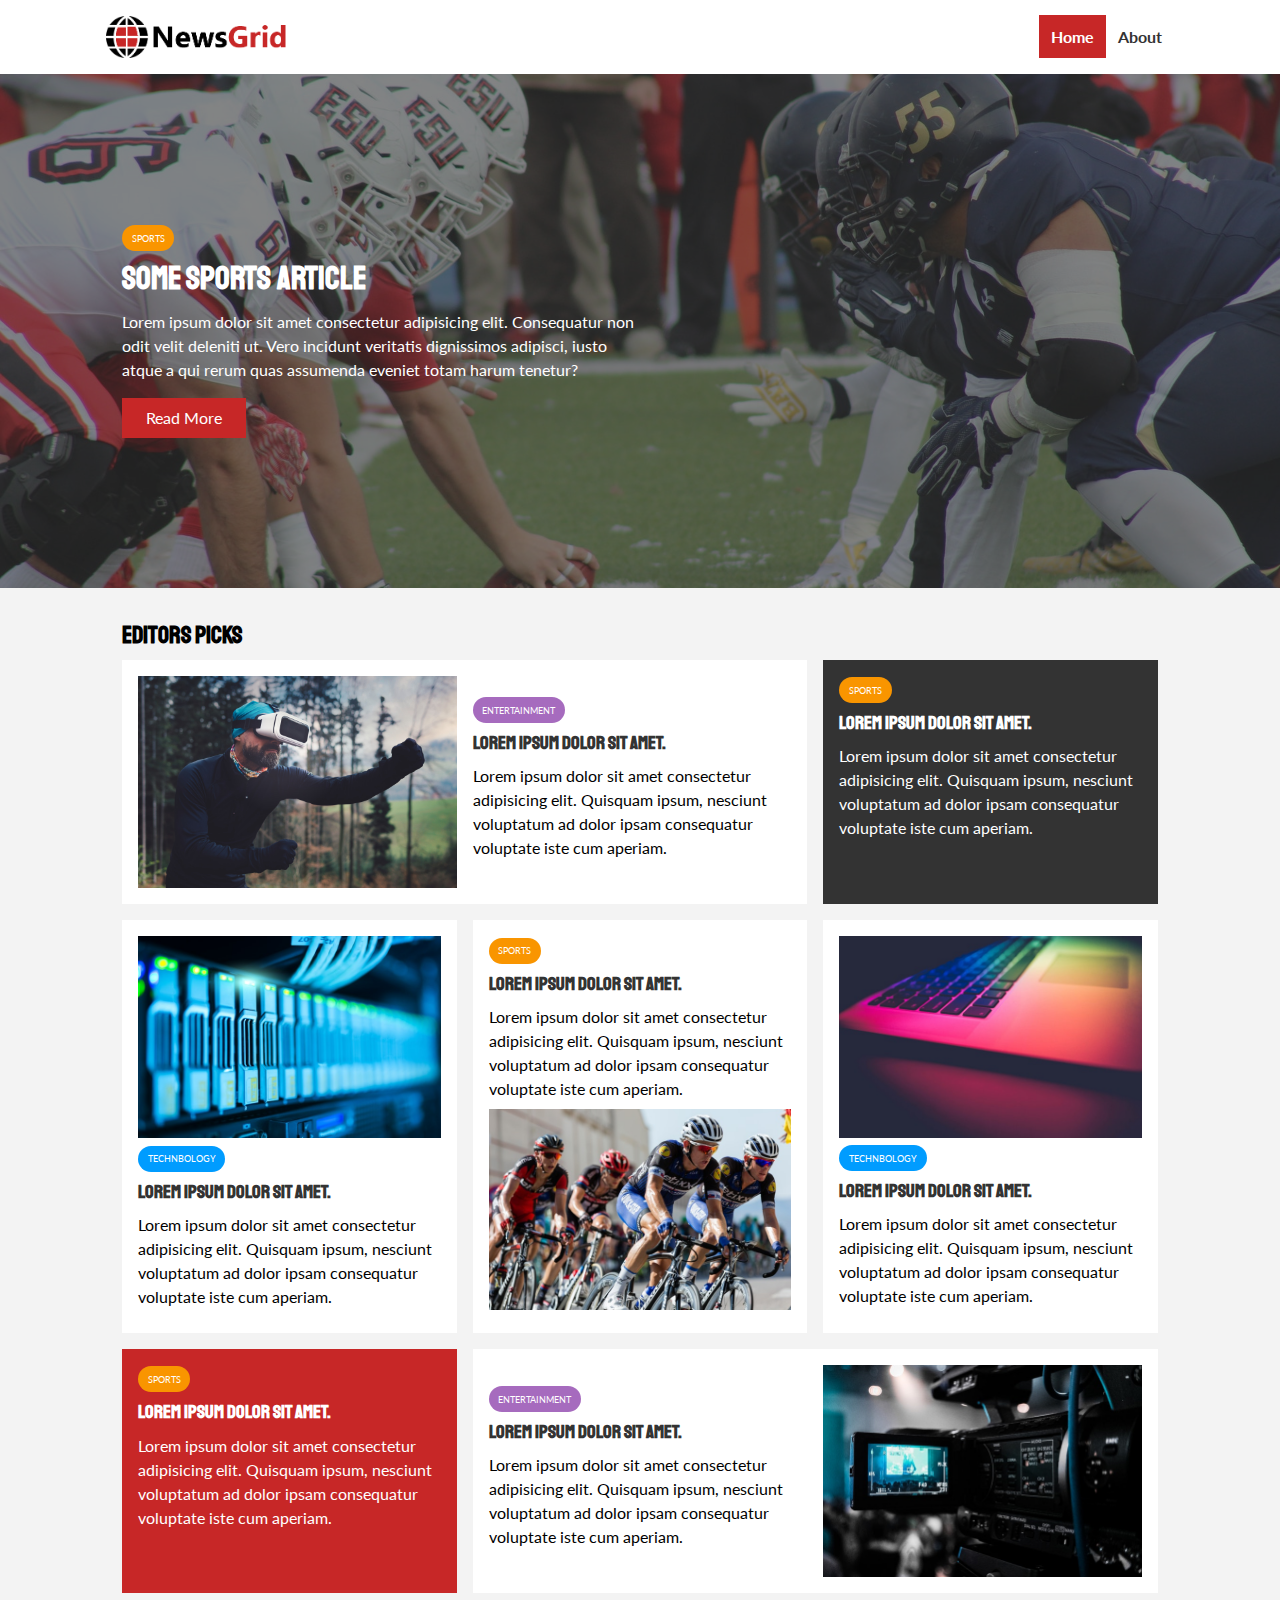
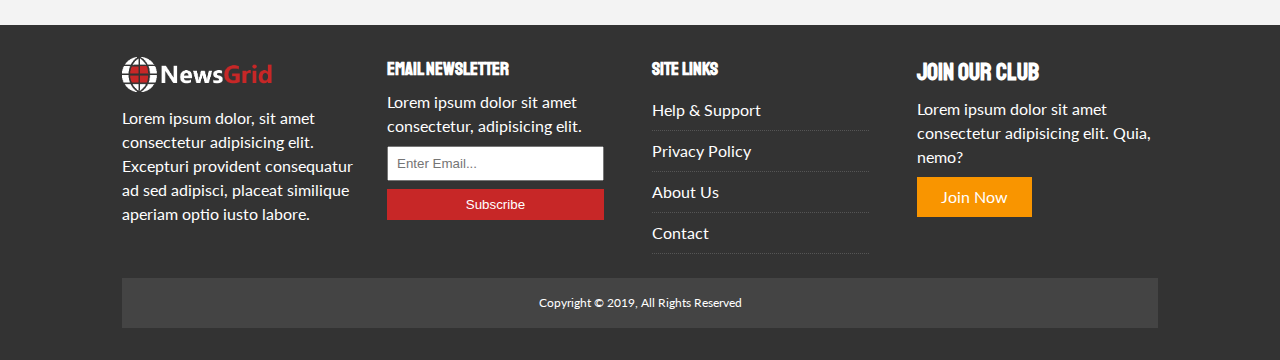
<file: index.html>
<!DOCTYPE html>
<html lang="en">
  <head>
    <meta charset="UTF-8" />
    <meta name="viewport" content="width=device-width, initial-scale=1.0" />
    <link
      rel="stylesheet"
      href="https://use.fontawesome.com/releases/v5.6.3/css/all.css"
      integrity="sha384-UHRtZLI+pbxtHCWp1t77Bi1L4ZtiqrqD80Kn4Z8NTSRyMA2Fd33n5dQ8lWUE00s/"
      crossorigin="anonymous"
    />
    <link
      href="https://fonts.googleapis.com/css?family=Lato|Staatliches"
      rel="stylesheet"
    />
    <link rel="stylesheet" href="css/style.css" />
    <link
      rel="stylesheet"
      media="screen and (max-width:768px)"
      href="css/mobile.css"
    />
    <link rel="shortcut icon" type="image/x-icon" href="favicon.ico" />
    <title>NewsGrid | Latest News</title>
    <style></style>
  </head>
  <body>
    <nav id="main-nav">
      <div class="container">
        <img src="img/logo.png" alt="NewsGrid" class="logo" />
        <div class="social">
          <a href="http://facebook.com" target="_blank"
            ><i class="fab fa-facebook fa-2x"></i
          ></a>
          <a href="http://twitter.com" target="_blank"
            ><i class="fab fa-twitter fa-2x"></i
          ></a>
          <a href="http://instagram.com" target="_blank"
            ><i class="fab fa-instagram fa-2x"></i
          ></a>
          <a href="http://youtube.com" target="_blank"
            ><i class="fab fa-youtube fa-2x"></i
          ></a>
        </div>
        <ul>
          <li><a class="current" href="index.html">Home</a></li>
          <li><a href="about.html">About</a></li>
        </ul>
      </div>
    </nav>
    <!-- Showcase -->
    <header id="showcase">
      <div class="container">
        <div class="showcase-container">
          <div class="showcase-content">
            <div class="category category-sports">Sports</div>
            <h1>Some Sports article</h1>
            <p>
              Lorem ipsum dolor sit amet consectetur adipisicing elit.
              Consequatur non odit velit deleniti ut. Vero incidunt veritatis
              dignissimos adipisci, iusto atque a qui rerum quas assumenda
              eveniet totam harum tenetur?
            </p>
            <a href="article.html" class="btn btn-primary">Read More</a>
          </div>
        </div>
      </div>
    </header>
    <!-- Home articles -->
    <section id="home-articles" class="py-2">
      <div class="container">
        <h2>Editors Picks</h2>
        <div class="articles-container">
          <article class="card">
            <img src="img/articles/ent1.jpg" alt="" />
            <div>
              <div class="category category-ent">Entertainment</div>
              <h3><a href="article.html">Lorem ipsum dolor sit amet.</a></h3>
              <p>
                Lorem ipsum dolor sit amet consectetur adipisicing elit.
                Quisquam ipsum, nesciunt voluptatum ad dolor ipsam consequatur
                voluptate iste cum aperiam.
              </p>
            </div>
          </article>
          <article class="card bg-dark">
            <div class="category category-sports">Sports</div>
            <h3><a href="article.html">Lorem ipsum dolor sit amet.</a></h3>
            <p>
              Lorem ipsum dolor sit amet consectetur adipisicing elit. Quisquam
              ipsum, nesciunt voluptatum ad dolor ipsam consequatur voluptate
              iste cum aperiam.
            </p>
          </article>
          <article class="card">
            <img src="img/articles/tech1.jpg" alt="" />
            <div class="category category-tech">Technbology</div>
            <h3><a href="article.html">Lorem ipsum dolor sit amet.</a></h3>
            <p>
              Lorem ipsum dolor sit amet consectetur adipisicing elit. Quisquam
              ipsum, nesciunt voluptatum ad dolor ipsam consequatur voluptate
              iste cum aperiam.
            </p>
          </article>
          <article class="card">
            <div class="category category-sports">Sports</div>
            <h3><a href="article.html">Lorem ipsum dolor sit amet.</a></h3>
            <p>
              Lorem ipsum dolor sit amet consectetur adipisicing elit. Quisquam
              ipsum, nesciunt voluptatum ad dolor ipsam consequatur voluptate
              iste cum aperiam.
            </p>
            <img src="img/articles/sports1.jpg" alt="" />
          </article>
          <article class="card">
            <img src="img/articles/tech2.jpg" alt="" />
            <div class="category category-tech">Technbology</div>
            <h3><a href="article.html">Lorem ipsum dolor sit amet.</a></h3>
            <p>
              Lorem ipsum dolor sit amet consectetur adipisicing elit. Quisquam
              ipsum, nesciunt voluptatum ad dolor ipsam consequatur voluptate
              iste cum aperiam.
            </p>
          </article>
          </article>
          <article class="card bg-primary">
            <div class="category category-sports">Sports</div>
            <h3><a href="article.html">Lorem ipsum dolor sit amet.</a></h3>
            <p>
              Lorem ipsum dolor sit amet consectetur adipisicing elit. Quisquam
              ipsum, nesciunt voluptatum ad dolor ipsam consequatur voluptate
              iste cum aperiam.
            </p>
          </article>
          <article class="card">            
            <div>
              <div class="category category-ent">Entertainment</div>
              <h3><a href="article.html">Lorem ipsum dolor sit amet.</a></h3>
              <p>
                Lorem ipsum dolor sit amet consectetur adipisicing elit.
                Quisquam ipsum, nesciunt voluptatum ad dolor ipsam consequatur
                voluptate iste cum aperiam.
              </p>
            </div>
            <img src="img/articles/ent2.jpg" alt="" />
          </article>
        </div>
      </div>
    </section>
    <!-- Footer -->
    <footer id="main-footer" class="py-2">
      <div class="container footer-container">
        <div>
          <img src="img/logo_light.png" alt="NewsGrid">
          <p>Lorem ipsum dolor, sit amet consectetur adipisicing elit. Excepturi provident consequatur ad sed adipisci, placeat similique aperiam optio iusto labore.</p>
        </div>
        <div><h3>Email Newsletter</h3>
        <p>Lorem ipsum dolor sit amet consectetur, adipisicing elit.</p>
        <form name="contact" method="POST" netlify>
            <input type="email" name="email" placeholder="Enter Email..." />
            <input type="submit" value="Subscribe" class="btn btn-primary" />
          </form>
        </div>
        <div>
          <h3>Site Links</h3>
          <ul class="list">
            <li><a href="#">Help  & Support</a></li>
            <li><a href="#">Privacy Policy</a></li>
            <li><a href="#">About Us</a></li>
            <li><a href="#">Contact</a></li>
          </ul>
        </div>
        <div>
          <h2>Join Our Club</h2>
          <p>Lorem ipsum dolor sit amet consectetur adipisicing elit. Quia, nemo?</p>
          <a href="#" class="btn btn-secondary">Join Now</a>
        </div>
        <div>
          <p>
            Copyright &copy; 2019, All Rights Reserved
          </p>
        </div>
      </div>
    </footer>
  </body>
</html>
</file>
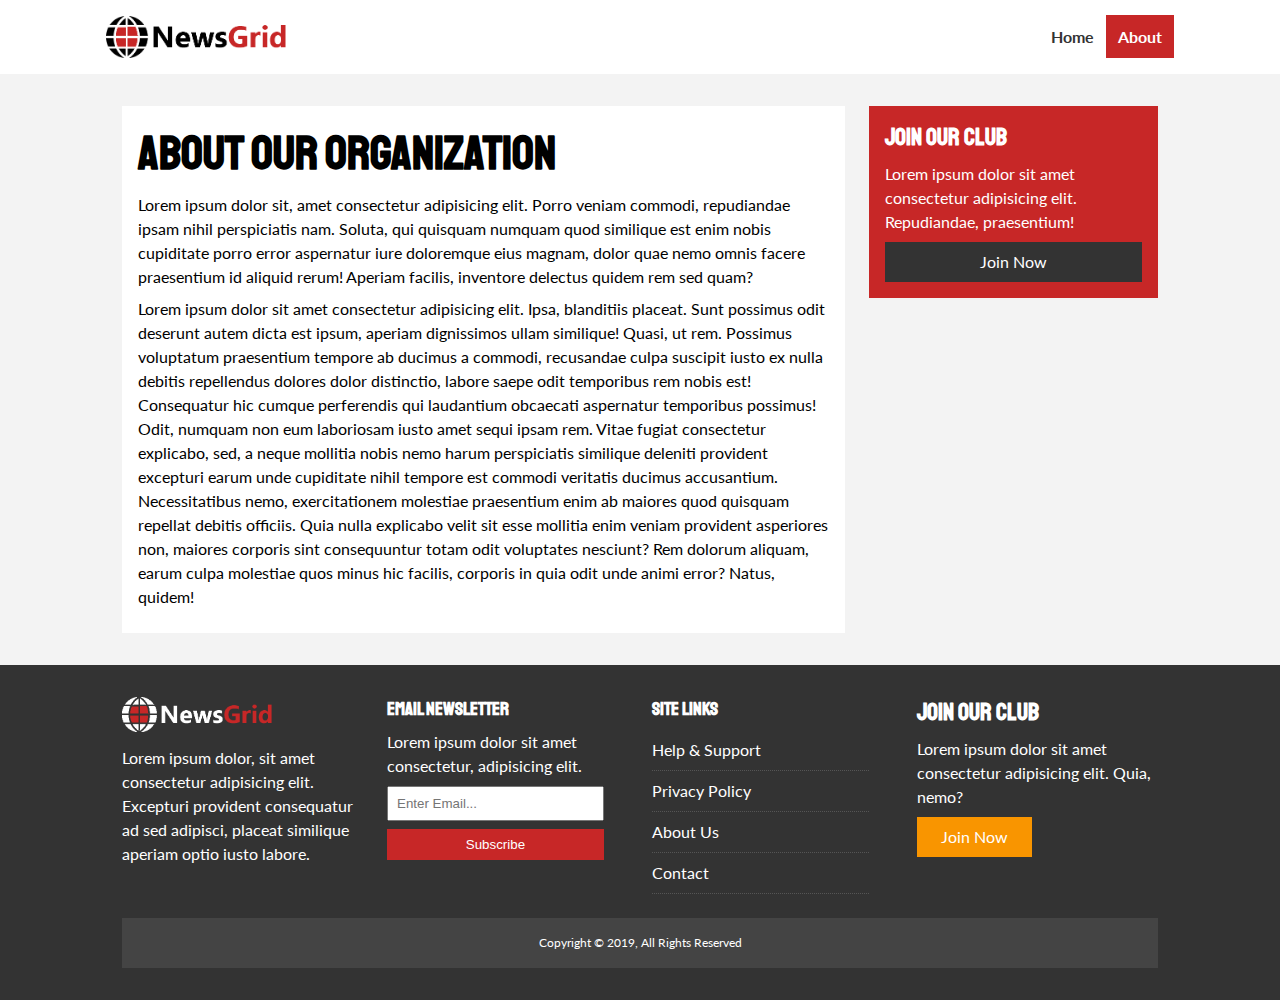
<file: about.html>
<!DOCTYPE html>
<html lang="en">
  <head>
    <meta charset="UTF-8" />
    <meta name="viewport" content="width=device-width, initial-scale=1.0" />
    <link
      rel="stylesheet"
      href="https://use.fontawesome.com/releases/v5.6.3/css/all.css"
      integrity="sha384-UHRtZLI+pbxtHCWp1t77Bi1L4ZtiqrqD80Kn4Z8NTSRyMA2Fd33n5dQ8lWUE00s/"
      crossorigin="anonymous"
    />
    <link
      href="https://fonts.googleapis.com/css?family=Lato|Staatliches"
      rel="stylesheet"
    />
    <link rel="stylesheet" href="css/style.css" />
    <link
      rel="stylesheet"
      media="screen and (max-width:768px)"
      href="css/mobile.css"
    />
    <link rel="shortcut icon" type="image/x-icon" href="favicon.ico" />
    <title>NewsGrid | About</title>
    <style></style>
  </head>
  <body>
    <nav id="main-nav">
      <div class="container">
        <img src="img/logo.png" alt="NewsGrid" class="logo" />
        <div class="social">
          <a href="http://facebook.com" target="_blank"
            ><i class="fab fa-facebook fa-2x"></i
          ></a>
          <a href="http://twitter.com" target="_blank"
            ><i class="fab fa-twitter fa-2x"></i
          ></a>
          <a href="http://instagram.com" target="_blank"
            ><i class="fab fa-instagram fa-2x"></i
          ></a>
          <a href="http://youtube.com" target="_blank"
            ><i class="fab fa-youtube fa-2x"></i
          ></a>
        </div>
        <ul>
          <li><a href="index.html">Home</a></li>
          <li><a class="current" href="about.html">About</a></li>
        </ul>
      </div>
    </nav>
    <section id="about">
      <div class="container">
        <div class="page-container">
          <article class="card">
            <h1 class="l-heading">About Our Organization</h1>
            <p>
              Lorem ipsum dolor sit, amet consectetur adipisicing elit. Porro
              veniam commodi, repudiandae ipsam nihil perspiciatis nam. Soluta,
              qui quisquam numquam quod similique est enim nobis cupiditate
              porro error aspernatur iure doloremque eius magnam, dolor quae
              nemo omnis facere praesentium id aliquid rerum! Aperiam facilis,
              inventore delectus quidem rem sed quam?
            </p>
            <p>
              Lorem ipsum dolor sit amet consectetur adipisicing elit. Ipsa,
              blanditiis placeat. Sunt possimus odit deserunt autem dicta est
              ipsum, aperiam dignissimos ullam similique! Quasi, ut rem.
              Possimus voluptatum praesentium tempore ab ducimus a commodi,
              recusandae culpa suscipit iusto ex nulla debitis repellendus
              dolores dolor distinctio, labore saepe odit temporibus rem nobis
              est! Consequatur hic cumque perferendis qui laudantium obcaecati
              aspernatur temporibus possimus! Odit, numquam non eum laboriosam
              iusto amet sequi ipsam rem. Vitae fugiat consectetur explicabo,
              sed, a neque mollitia nobis nemo harum perspiciatis similique
              deleniti provident excepturi earum unde cupiditate nihil tempore
              est commodi veritatis ducimus accusantium. Necessitatibus nemo,
              exercitationem molestiae praesentium enim ab maiores quod quisquam
              repellat debitis officiis. Quia nulla explicabo velit sit esse
              mollitia enim veniam provident asperiores non, maiores corporis
              sint consequuntur totam odit voluptates nesciunt? Rem dolorum
              aliquam, earum culpa molestiae quos minus hic facilis, corporis in
              quia odit unde animi error? Natus, quidem!
            </p>
          </article>
          <aside class="card bg-primary">
            <h2>Join Our Club</h2>
            <p>
              Lorem ipsum dolor sit amet consectetur adipisicing elit.
              Repudiandae, praesentium!
            </p>
            <a href="#" class="btn btn-dark btn-block">Join Now</a>
          </aside>
        </div>
      </div>
    </section>

    <!-- Footer -->
    <footer id="main-footer" class="py-2">
      <div class="container footer-container">
        <div>
          <img src="img/logo_light.png" alt="NewsGrid" />
          <p>
            Lorem ipsum dolor, sit amet consectetur adipisicing elit. Excepturi
            provident consequatur ad sed adipisci, placeat similique aperiam
            optio iusto labore.
          </p>
        </div>
        <div>
          <h3>Email Newsletter</h3>
          <p>Lorem ipsum dolor sit amet consectetur, adipisicing elit.</p>
          <form name="contact" method="POST" netlify>
            <input type="email" name="email" placeholder="Enter Email..." />
            <input type="submit" value="Subscribe" class="btn btn-primary" />
          </form>
        </div>
        <div>
          <h3>Site Links</h3>
          <ul class="list">
            <li><a href="#">Help & Support</a></li>
            <li><a href="#">Privacy Policy</a></li>
            <li><a href="#">About Us</a></li>
            <li><a href="#">Contact</a></li>
          </ul>
        </div>
        <div>
          <h2>Join Our Club</h2>
          <p>
            Lorem ipsum dolor sit amet consectetur adipisicing elit. Quia, nemo?
          </p>
          <a href="#" class="btn btn-secondary">Join Now</a>
        </div>
        <div>
          <p>Copyright &copy; 2019, All Rights Reserved</p>
        </div>
      </div>
    </footer>
  </body>
</html>
</file>
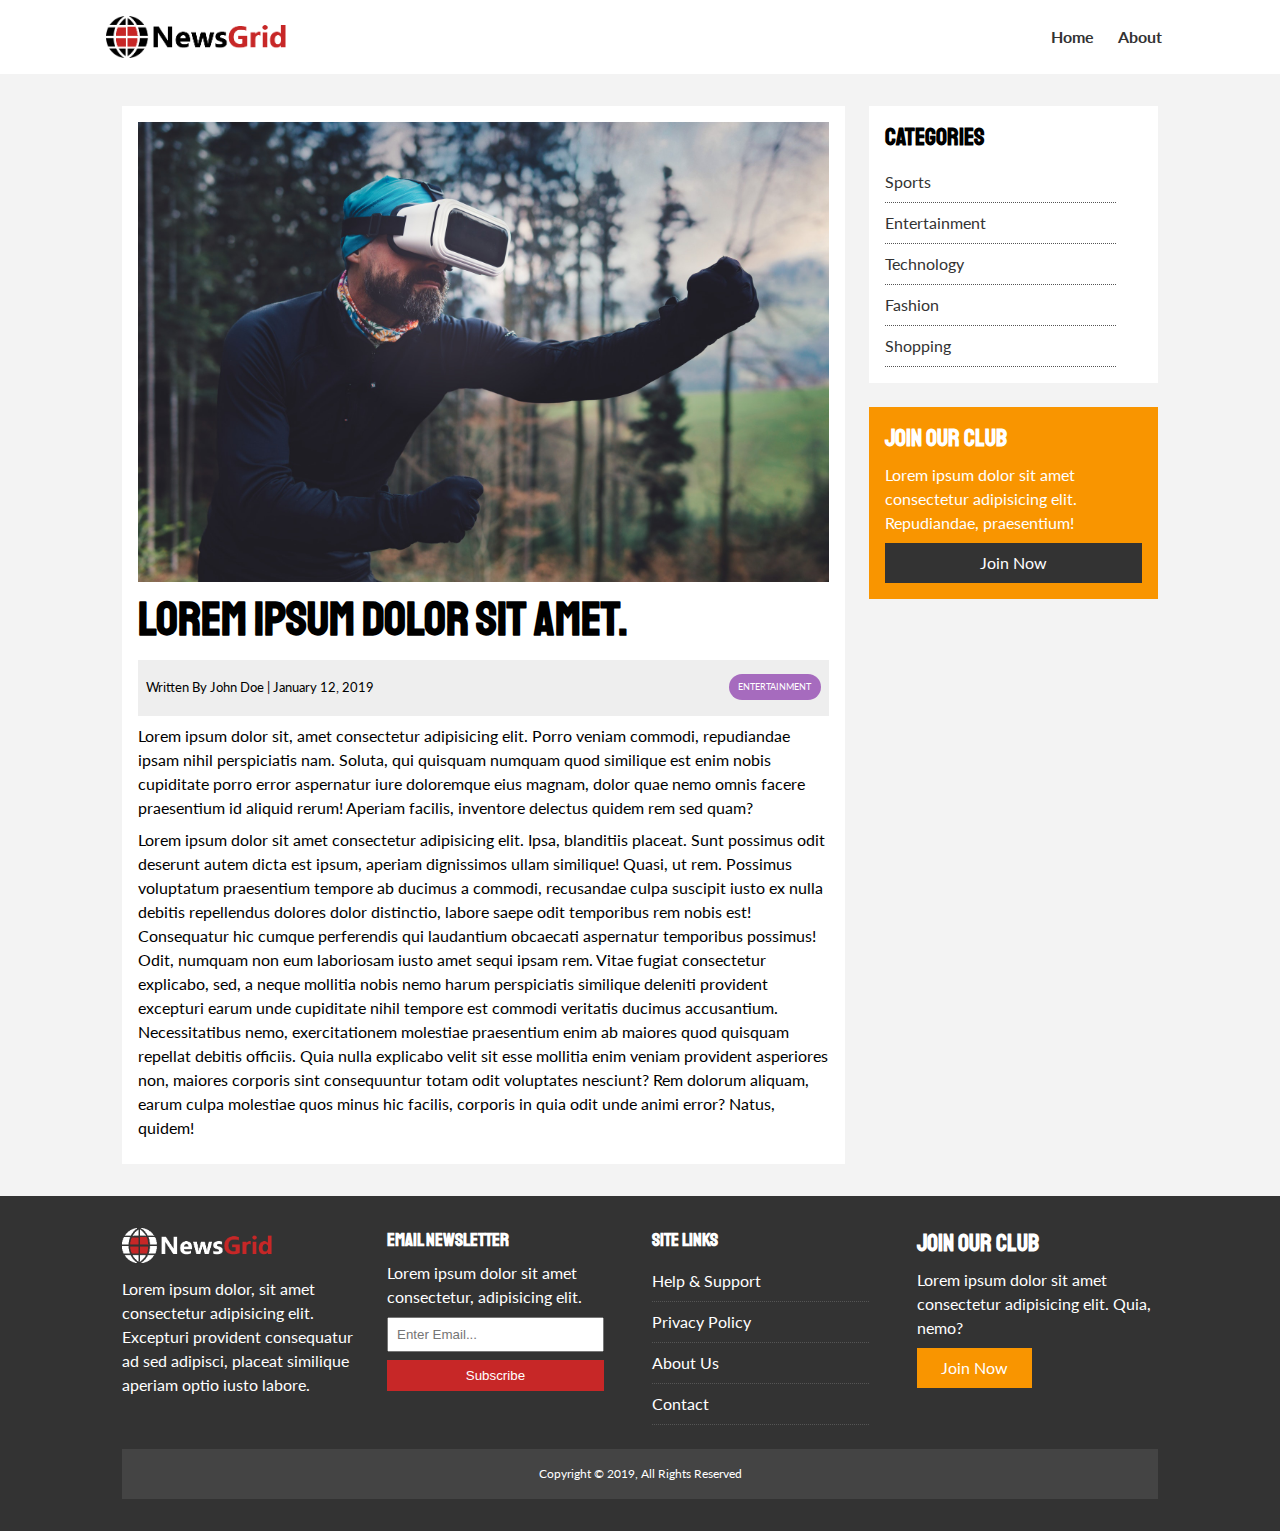
<file: article.html>
<!DOCTYPE html>
<html lang="en">
  <head>
    <meta charset="UTF-8" />
    <meta name="viewport" content="width=device-width, initial-scale=1.0" />
    <link
      rel="stylesheet"
      href="https://use.fontawesome.com/releases/v5.6.3/css/all.css"
      integrity="sha384-UHRtZLI+pbxtHCWp1t77Bi1L4ZtiqrqD80Kn4Z8NTSRyMA2Fd33n5dQ8lWUE00s/"
      crossorigin="anonymous"
    />
    <link
      href="https://fonts.googleapis.com/css?family=Lato|Staatliches"
      rel="stylesheet"
    />
    <link rel="stylesheet" href="css/style.css" />
    <link
      rel="stylesheet"
      media="screen and (max-width:768px)"
      href="css/mobile.css"
    />
    <link rel="shortcut icon" type="image/x-icon" href="favicon.ico" />
    <title>NewsGrid | Latest News</title>
    <style></style>
  </head>
  <body>
    <nav id="main-nav">
      <div class="container">
        <img src="img/logo.png" alt="NewsGrid" class="logo" />
        <div class="social">
          <a href="http://facebook.com" target="_blank"
            ><i class="fab fa-facebook fa-2x"></i
          ></a>
          <a href="http://twitter.com" target="_blank"
            ><i class="fab fa-twitter fa-2x"></i
          ></a>
          <a href="http://instagram.com" target="_blank"
            ><i class="fab fa-instagram fa-2x"></i
          ></a>
          <a href="http://youtube.com" target="_blank"
            ><i class="fab fa-youtube fa-2x"></i
          ></a>
        </div>
        <ul>
          <li><a href="index.html">Home</a></li>
          <li><a href="about.html">About</a></li>
        </ul>
      </div>
    </nav>
    <section id="article">
      <div class="container">
        <div class="page-container">
          <article class="card">
            <img src="img/articles/ent1.jpg" alt="" />
            <h1 class="l-heading">Lorem ipsum dolor sit amet.</h1>
            <div class="meta">
              <small>
                <i class="fas fa-user"></i> Written By John Doe | January 12,
                2019
              </small>
              <div class="category category-ent">Entertainment</div>
            </div>
            <p>
              Lorem ipsum dolor sit, amet consectetur adipisicing elit. Porro
              veniam commodi, repudiandae ipsam nihil perspiciatis nam. Soluta,
              qui quisquam numquam quod similique est enim nobis cupiditate
              porro error aspernatur iure doloremque eius magnam, dolor quae
              nemo omnis facere praesentium id aliquid rerum! Aperiam facilis,
              inventore delectus quidem rem sed quam?
            </p>
            <p>
              Lorem ipsum dolor sit amet consectetur adipisicing elit. Ipsa,
              blanditiis placeat. Sunt possimus odit deserunt autem dicta est
              ipsum, aperiam dignissimos ullam similique! Quasi, ut rem.
              Possimus voluptatum praesentium tempore ab ducimus a commodi,
              recusandae culpa suscipit iusto ex nulla debitis repellendus
              dolores dolor distinctio, labore saepe odit temporibus rem nobis
              est! Consequatur hic cumque perferendis qui laudantium obcaecati
              aspernatur temporibus possimus! Odit, numquam non eum laboriosam
              iusto amet sequi ipsam rem. Vitae fugiat consectetur explicabo,
              sed, a neque mollitia nobis nemo harum perspiciatis similique
              deleniti provident excepturi earum unde cupiditate nihil tempore
              est commodi veritatis ducimus accusantium. Necessitatibus nemo,
              exercitationem molestiae praesentium enim ab maiores quod quisquam
              repellat debitis officiis. Quia nulla explicabo velit sit esse
              mollitia enim veniam provident asperiores non, maiores corporis
              sint consequuntur totam odit voluptates nesciunt? Rem dolorum
              aliquam, earum culpa molestiae quos minus hic facilis, corporis in
              quia odit unde animi error? Natus, quidem!
            </p>
          </article>
          <aside id="categories" class="card">
            <h2>Categories</h2>
            <ul class="list">
              <li>
                <a href="#"><i class="fas fa-chevron-right"></i> Sports</a>
              </li>
              <li>
                <a href="#"
                  ><i class="fas fa-chevron-right"></i> Entertainment</a
                >
              </li>
              <li>
                <a href="#"><i class="fas fa-chevron-right"></i> Technology</a>
              </li>
              <li>
                <a href="#"><i class="fas fa-chevron-right"></i> Fashion</a>
              </li>
              <li>
                <a href="#"><i class="fas fa-chevron-right"></i> Shopping</a>
              </li>
            </ul>
          </aside>
          <aside class="card bg-secondary">
            <h2>Join Our Club</h2>
            <p>
              Lorem ipsum dolor sit amet consectetur adipisicing elit.
              Repudiandae, praesentium!
            </p>
            <a href="#" class="btn btn-dark btn-block">Join Now</a>
          </aside>
        </div>
      </div>
    </section>

    <!-- Footer -->
    <footer id="main-footer" class="py-2">
      <div class="container footer-container">
        <div>
          <img src="img/logo_light.png" alt="NewsGrid" />
          <p>
            Lorem ipsum dolor, sit amet consectetur adipisicing elit. Excepturi
            provident consequatur ad sed adipisci, placeat similique aperiam
            optio iusto labore.
          </p>
        </div>
        <div>
          <h3>Email Newsletter</h3>
          <p>Lorem ipsum dolor sit amet consectetur, adipisicing elit.</p>
          <form name="contact" method="POST" netlify>
            <input type="email" name="email" placeholder="Enter Email..." />
            <input type="submit" value="Subscribe" class="btn btn-primary" />
          </form>
        </div>
        <div>
          <h3>Site Links</h3>
          <ul class="list">
            <li><a href="#">Help & Support</a></li>
            <li><a href="#">Privacy Policy</a></li>
            <li><a href="#">About Us</a></li>
            <li><a href="#">Contact</a></li>
          </ul>
        </div>
        <div>
          <h2>Join Our Club</h2>
          <p>
            Lorem ipsum dolor sit amet consectetur adipisicing elit. Quia, nemo?
          </p>
          <a href="#" class="btn btn-secondary">Join Now</a>
        </div>
        <div>
          <p>Copyright &copy; 2019, All Rights Reserved</p>
        </div>
      </div>
    </footer>
  </body>
</html>
</file>
<file: css/style.css>
:root {
  --primary-color: #c72727;
  --secondary-color: #f99500;
  --light-color: #f3f3f3;
  --dark-color: #333;
  --max-width: 1100px;
}
.category {
  --sports-color: #f99500;
  --ent-color: #a66bbe;
  --tech-color: #009cff;
}
* {
  margin: 0;
  padding: 0;
  box-sizing: border-box;
}
body {
  font-family: "Lato", sans-serif;
  line-height: 1.5;
  background: var(--light-color);
}
a {
  color: #333;
  text-decoration: none;
}
ul {
  list-style: none;
}
p {
  margin: 0.5rem 0;
}
img {
  width: 100%;
}
h1,
h2,
h3,
h4,
h5,
h6 {
  font-family: "Staatliches", cursive;
  margin-bottom: 0.55rem;
  line-height: 1.3;
}
/* Utility */
.container {
  max-width: var(--max-width);
  margin: auto;
  padding: 0 2rem;
  overflow: hidden;
}
.category {
  display: inline-block;
  color: #fff;
  font-size: 0.55rem;
  text-transform: uppercase;
  padding: 0.4rem 0.6rem;
  border-radius: 15px;
  margin-bottom: 0.5rem;
}
.category-sports {
  background: var(--sports-color);
}
.category-ent {
  background: var(--ent-color);
}
.category-tech {
  background: var(--tech-color);
}
.btn {
  display: inline-block;
  border: none;
  background: var(--dark-color);
  color: #fff;
  padding: 0.5rem 1.5rem;
}
.btn-light {
  background: var(--light-color);
}
.btn-primary {
  background: var(--primary-color);
}
.btn-secondary {
  background: var(--secondary-color);
}
.btn-block {
  display: block;
  width: 100%;
  text-align: center;
}
.btn:hover {
  opacity: 0.9;
}
.card {
  background: #fff;
  padding: 1rem;
}

.bg-dark {
  background: var(--dark-color);
  color: #fff;
}
.bg-primary {
  background: var(--primary-color);
  color: #fff;
}
.bg-secondary {
  background: var(--secondary-color);
  color: #fff;
}
.bg-dark h1,
.bg-dark h2,
.bg-dark h3,
.bg-dark a,
.bg-primary h1,
.bg-primary h2,
.bg-primary h3,
.bg-primary a,
.bg-secondary h1,
.bg-secondary h2,
.bg-secondary h3,
.bg-secondary a {
  color: #fff;
}
.py-1 {
  padding: 1.5rem 0;
}
.py-2 {
  padding: 2rem 0;
}
.py-3 {
  padding: 3rem 0;
}
.p-1 {
  padding: 1.5rem;
}
.p-2 {
  padding: 2rem;
}
.p-3 {
  padding: 3rem;
}
.l-heading {
  font-size: 3rem;
}
.list li {
  padding: 0.5rem 0;
  border-bottom: #555 dotted 1px;
  width: 90%;
}
.list li a:hover {
  color: var(--primary-color) !important;
}
/* Inner page grid container */
.page-container {
  display: grid;
  grid-template-columns: 5fr 2fr;
  margin: 2rem 0;
  grid-gap: 1.5rem;
}
.page-container > *:first-child {
  grid-row: 1 / span 3;
}

/* Navigation */
#main-nav {
  background: #fff;
  position: sticky;
  top: 0;
  z-index: 2;
}
#main-nav .container {
  display: grid;
  grid-template-columns: 6fr 3fr 2fr;
  padding: 1rem;
  align-items: center;
}
#main-nav .logo {
  width: 180px;
}
#main-nav ul {
  justify-self: end;
  display: flex;
}
#main-nav ul li a {
  padding: 0.75rem;
  font-weight: bold;
}
#main-nav ul li a.current {
  background: var(--primary-color);
  color: #fff;
}
#main-nav ul li a:hover {
  background: var(--light-color);
  color: var(--dark-color);
}
#main-nav .social {
  justify-self: center;
}
#main-nav .social i {
  color: #777;
  margin-right: 0.5rem;
}
/* Showcase */
#showcase {
  color: #fff;
  background: #333;
  padding: 2rem;
  position: relative;
}
#showcase:before {
  content: "";
  background: url(../img/featured.jpg) no-repeat center center/cover;
  position: absolute;
  top: 0;
  left: 0;
  width: 100%;
  height: 100%;
  opacity: 0.4;
}
#showcase .showcase-container {
  display: grid;
  grid-template-columns: repeat(2, 1fr);
  justify-content: center;
  align-items: center;
  height: 50vh;
}
#showcase .showcase-content {
  z-index: 1;
}
#showcase .showcase-content p {
  margin-bottom: 1rem;
}
/* Home Articles */
#home-articles .articles-container {
  display: grid;
  grid-template-columns: repeat(3, 1fr);
  grid-gap: 1rem;
}
#home-articles .articles-container > *:first-child,
#home-articles .articles-container > *:last-child {
  display: grid;
  grid-template-columns: repeat(2, 1fr);
  grid-gap: 1rem;
  align-items: center;
  grid-column: 1 / span 2;
}
#home-articles .articles-container > *:last-child {
  grid-column: 2 / span 2;
}
#article .meta {
  display: flex;
  justify-content: space-between;
  align-items: center;
  background: #eee;
  padding: 0.5rem;
}
#article .meta .category {
  margin-top: 0.4rem;
}

/* Footer */
#main-footer {
  background: var(--dark-color);
  color: #fff;
}
#main-footer img {
  width: 150px;
}
#main-footer a {
  color: #fff;
}
#main-footer .footer-container {
  display: grid;
  grid-template-columns: repeat(4, 1fr);
  grid-gap: 1.5rem;
}
#main-footer .footer-container > *:last-child {
  background: #444;
  grid-column: 1 / span 4;
  padding: 0.5rem;
  text-align: center;
  font-size: 0.75rem;
}
#main-footer .footer-container input[type="email"] {
  width: 90%;
  padding: 0.5rem;
  margin-bottom: 0.5rem;
}
#main-footer .footer-container input[type="submit"] {
  width: 90%;
}
</file>
<file: css/mobile.css>
/* Navigation */
#main-nav .social {
  display: none;
}
#main-nav .container {
  grid-template-columns: 1fr;
  grid-gap: 1.2rem;
}
#main-nav ul,
#main-nav .logo {
  justify-self: center;
}
#main-nav ul li a {
  padding: 0.5rem;
}
#home-articles .articles-container {
  grid-template-columns: repeat(2, 1fr);
}
#home-articles .articles-container > *:first-child,
#home-articles .articles-container > *:last-child {
  grid-template-columns: 1fr;
  grid-column: 1;
}
@media (max-width: 600px) {
  /* Stack Grid items */
  #showcase .showcase-containe,
  #home-articles .articles-container,
  #main-footer .footer-container {
    grid-template-columns: 1fr;
  }
  #main-footer .footer-container > *:last-child {
    grid-column: 1;
  }
  /* #main-footer .footer-container > * {
    border-bottom: #444 dotted 1px;
    padding-bottom: 1rem;
  }
  #main-footer .footer-container > *:last-child,
  #main-footer .footer-container > *:nth-child(3),
  #main-footer .footer-container > *:nth-child(4) {
    border: none;
  } */

  #main-footer .footer-container > *:first-child,
  #main-footer .footer-container > *:nth-child(2) {
    border-bottom: #444 dotted 1px;
    padding-bottom: 1rem;
  }
  .page-container {
    grid-template-columns: 1fr;
    text-align: center;
  }
  .page-container > *:first-child {
    grid-row: 1;
  }
  .l-heading {
    font-size: 2rem;
  }
}
</file>
